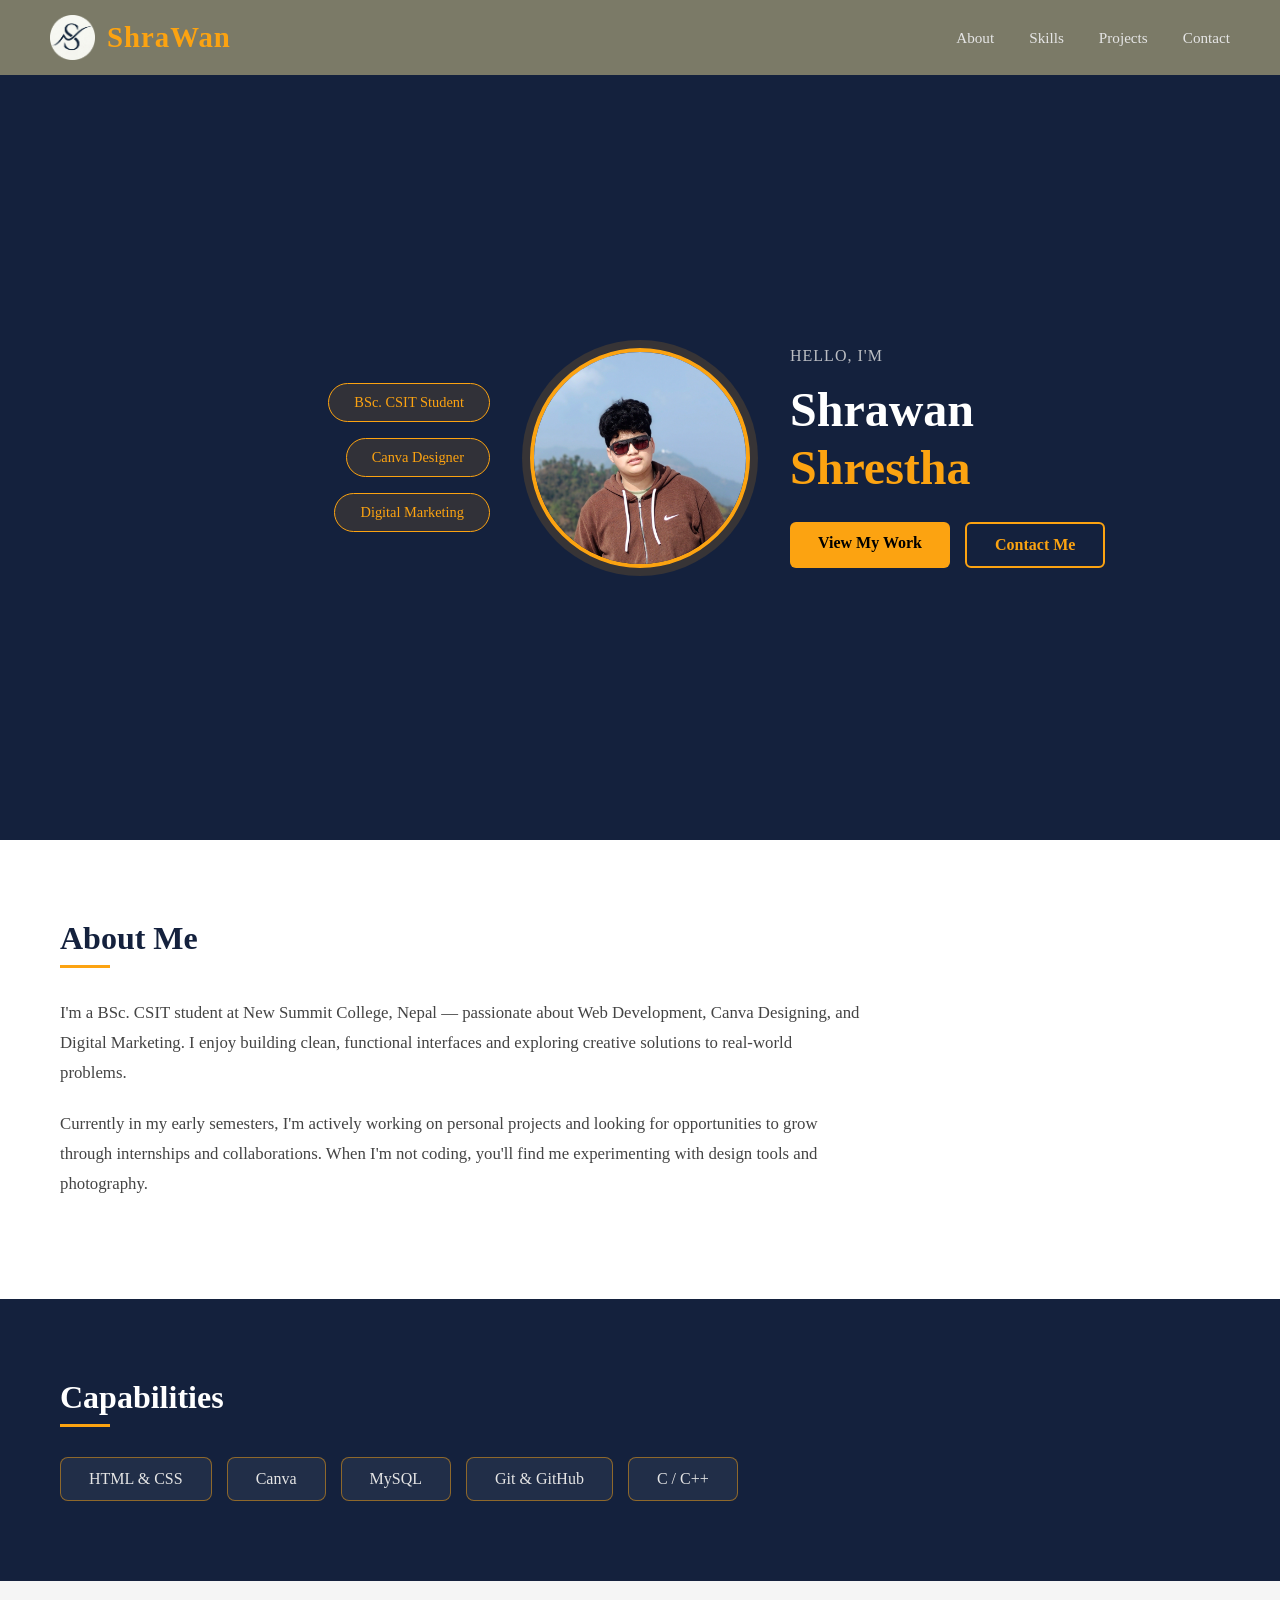
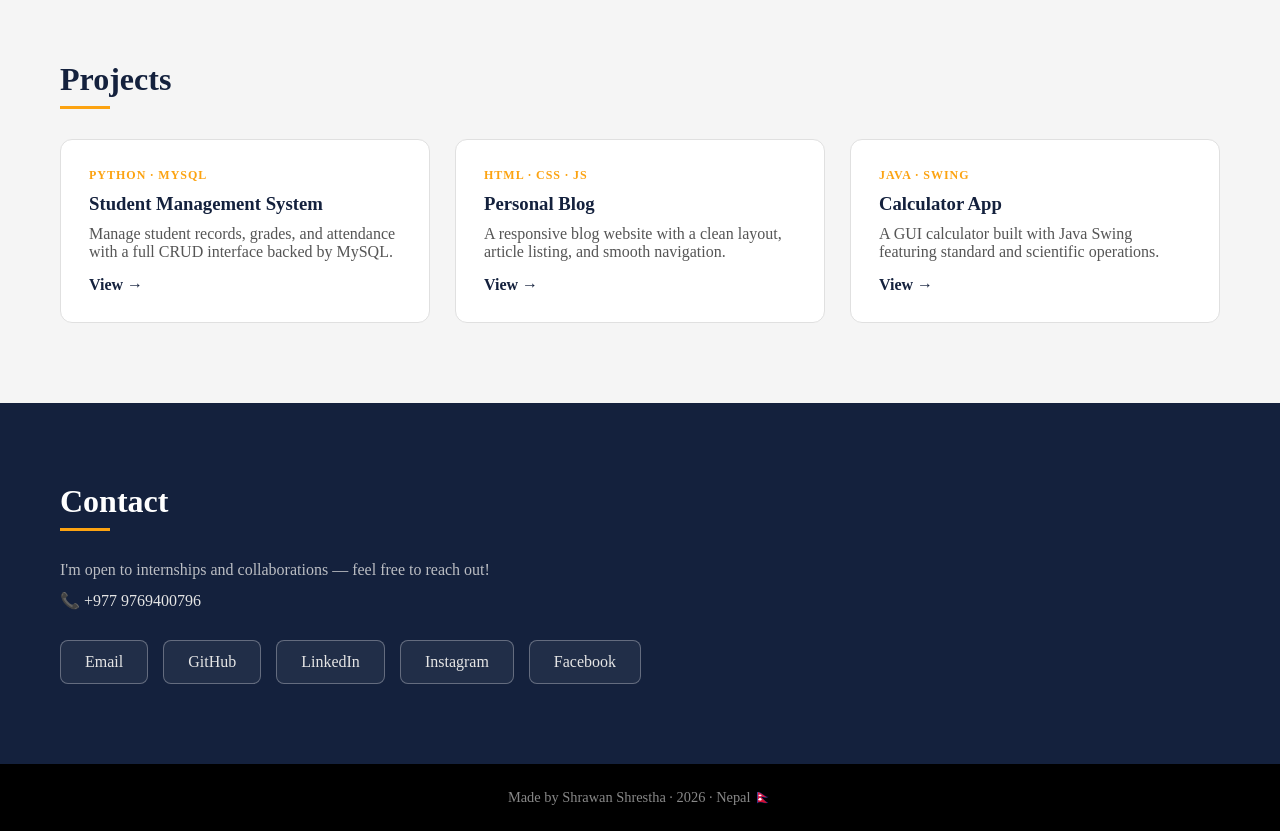
<file: index.html>
<!DOCTYPE html>
<html lang="en">
<head>
    <meta charset="UTF-8">
    <meta name="viewport" content="width=device-width, initial-scale=1.0">
    <title>Shrawan Shrestha | Portfolio</title>

    <!-- CSS -->
    <link rel="stylesheet" href="style.css">

    <!-- Favicon -->
    <link rel="icon" type="image/png" href="icon.png">
</head>

<body>

    <!-- ================= NAVBAR ================= -->

    <nav>

        <div class="nav-left">
            <img src="icon.png" alt="Logo" class="icon-img">

            <div class="logo">
                ShraWan
            </div>
        </div>

        <ul class="nav-links">
            <li><a href="#about">About</a></li>

            <li><a href="#skills">Skills</a></li>

            <li><a href="#projects">Projects</a></li>

            <li><a href="#contact">Contact</a></li>
        </ul>

    </nav>

    <!-- ================= HERO ================= -->

    <section class="hero-wrapper">

        <!-- Left -->

        <div class="hero-left">

            <div class="role-badge">
                BSc. CSIT Student
            </div>

            <div class="role-badge">
                Canva Designer
            </div>

            <div class="role-badge">
                Digital Marketing
            </div>

        </div>

        <!-- Center -->

        <div class="hero-center">

            <img
                src="pp.jpg"
                alt="Shrawan Shrestha"
                class="profile-img"
            >

        </div>

        <!-- Right -->

        <div class="hero-right">

            <p class="hero-greeting">
                Hello, I'm
            </p>

            <h1 class="hero-name">
                Shrawan
                <br>
                <span>Shrestha</span>
            </h1>

            <div class="hero-btns">

                <a href="#projects" class="btn">
                    View My Work
                </a>

                <a href="#contact" class="btn outline">
                    Contact Me
                </a>

            </div>

        </div>

    </section>

    <!-- ================= ABOUT ================= -->

    <section id="about" class="section-about">

        <div class="container">

            <h2>
                About Me
            </h2>

            <div class="about-inner">

                <p>
                    I'm a BSc. CSIT student at New Summit College, Nepal —
                    passionate about Web Development, Canva Designing,
                    and Digital Marketing.

                    I enjoy building clean, functional interfaces and
                    exploring creative solutions to real-world problems.
                </p>

                <p>
                    Currently in my early semesters, I'm actively working
                    on personal projects and looking for opportunities
                    to grow through internships and collaborations.

                    When I'm not coding, you'll find me experimenting
                    with design tools and photography.
                </p>

            </div>

        </div>

    </section>

    <!-- ================= SKILLS ================= -->

    <section id="skills" class="section-dark">

        <div class="container">

            <h2>
                Capabilities
            </h2>

            <div class="skills-grid">

                <div class="skill">
                    HTML &amp; CSS
                </div>

                <div class="skill">
                    Canva
                </div>

                <div class="skill">
                    MySQL
                </div>

                <div class="skill">
                    Git &amp; GitHub
                </div>

                <div class="skill">
                    C / C++
                </div>

            </div>

        </div>

    </section>

    <!-- ================= PROJECTS ================= -->

    <section id="projects" class="section-light">

        <div class="container">

            <h2>
                Projects
            </h2>

            <div class="projects-grid">

                <!-- Project 1 -->

                <div class="card">

                    <div class="card-tag">
                        Python · MySQL
                    </div>

                    <h3>
                        Student Management System
                    </h3>

                    <p>
                        Manage student records, grades,
                        and attendance with a full CRUD
                        interface backed by MySQL.
                    </p>

                    <a href="#" class="card-link">
                        View →
                    </a>

                </div>

                <!-- Project 2 -->

                <div class="card">

                    <div class="card-tag">
                        HTML · CSS · JS
                    </div>

                    <h3>
                        Personal Blog
                    </h3>

                    <p>
                        A responsive blog website with
                        a clean layout, article listing,
                        and smooth navigation.
                    </p>

                    <a
                        href="https://blog-2oi3enkfq-shrawankumarshrestha9-5724s-projects.vercel.app/"
                        target="_blank"
                        rel="noopener"
                        class="card-link"
                    >
                        View →
                    </a>

                </div>

                <!-- Project 3 -->

                <div class="card">

                    <div class="card-tag">
                        Java · Swing
                    </div>

                    <h3>
                        Calculator App
                    </h3>

                    <p>
                        A GUI calculator built with Java Swing
                        featuring standard and scientific
                        operations.
                    </p>

                    <a href="#" class="card-link">
                        View →
                    </a>

                </div>

            </div>

        </div>

    </section>

    <!-- ================= CONTACT ================= -->

    <section id="contact" class="section-dark">

        <div class="container">

            <h2>
                Contact
            </h2>

            <p class="contact-sub">
                I'm open to internships and collaborations —
                feel free to reach out!
            </p>

            <p class="contact-phone">
                📞 +977 9769400796
            </p>

            <div class="contact-links">

                <a
                    href="mailto:snirajan098@gmail.com"
                    class="contact-btn"
                >
                    Email
                </a>

                <a
                    href="https://github.com/shrawankumarshrestha9-max"
                    target="_blank"
                    rel="noopener"
                    class="contact-btn"
                >
                    GitHub
                </a>

                <a
                    href="https://www.linkedin.com/in/shra-wan-59120b394/"
                    target="_blank"
                    rel="noopener"
                    class="contact-btn"
                >
                    LinkedIn
                </a>

                <a
                    href="https://www.instagram.com/shra__wan__/"
                    target="_blank"
                    rel="noopener"
                    class="contact-btn"
                >
                    Instagram
                </a>

                <a
                    href="https://www.facebook.com/Shra.Wan02"
                    target="_blank"
                    rel="noopener"
                    class="contact-btn"
                >
                    Facebook
                </a>

            </div>

        </div>

    </section>

    <!-- ================= FOOTER ================= -->

    <footer>

        <p>
            Made by Shrawan Shrestha · 2026 · Nepal 🇳🇵
        </p>

    </footer>

</body>
</html>
</file>
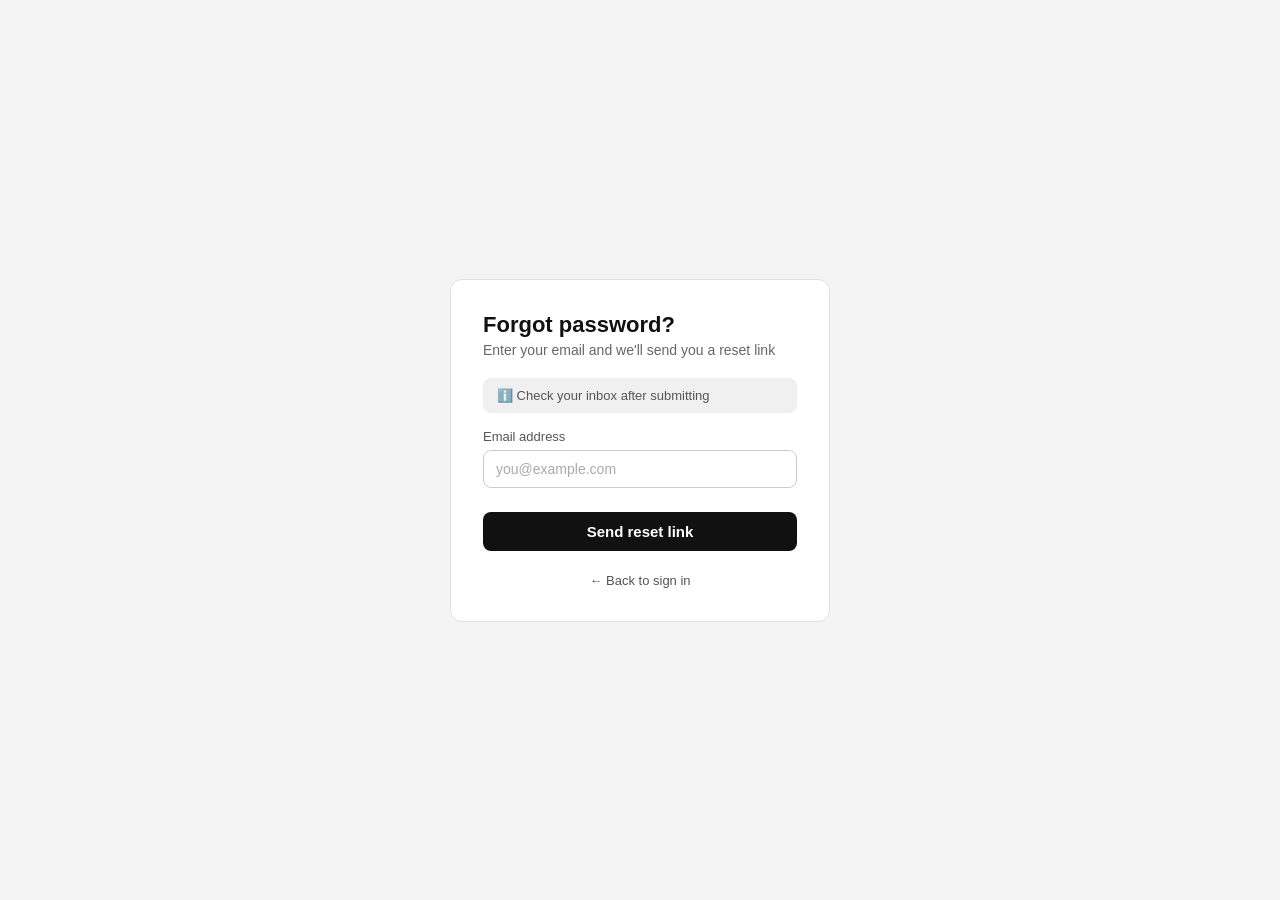
<file: forget.html>
<!DOCTYPE html>
<html lang="en">
<head>
  <meta charset="UTF-8">
  <meta name="viewport" content="width=device-width, initial-scale=1.0">
  <title>Forgot Password</title>
  <style>
    * { margin: 0; padding: 0; box-sizing: border-box; }
    body {
      font-family: Arial, sans-serif;
      background-color: #f4f4f4;
      display: flex;
      justify-content: center;
      align-items: center;
      min-height: 100vh;
    }
    .card {
      background: #ffffff;
      border: 1px solid #e0e0e0;
      border-radius: 12px;
      padding: 2rem;
      width: 100%;
      max-width: 380px;
    }
    .card h1 { font-size: 22px; font-weight: 600; color: #111; margin-bottom: 4px; }
    .card p.sub { font-size: 14px; color: #666; margin-bottom: 1.25rem; }
    .info-box {
      background: #f0f0f0;
      border-radius: 8px;
      padding: 10px 14px;
      font-size: 13px;
      color: #555;
      margin-bottom: 1rem;
    }
    .field { margin-bottom: 1rem; }
    .field label { display: block; font-size: 13px; font-weight: 500; color: #555; margin-bottom: 6px; }
    .field input {
      width: 100%; padding: 10px 12px; font-size: 14px;
      border: 1px solid #ccc; border-radius: 8px;
      outline: none; color: #111;
    }
    .field input:focus { border-color: #555; }
    .field input::placeholder { color: #aaa; }
    .btn {
      width: 100%; padding: 11px; font-size: 15px; font-weight: 600;
      background: #111; color: #fff; border: none;
      border-radius: 8px; cursor: pointer; margin-top: 0.5rem;
    }
    .btn:hover { background: #333; }
    .center-link { text-align: center; margin-top: 1.25rem; }
    .center-link a { font-size: 13px; color: #555; text-decoration: none; }
    .center-link a:hover { color: #111; text-decoration: underline; }
  </style>
</head>
<body>
  <div class="card">
    <h1>Forgot password?</h1>
    <p class="sub">Enter your email and we'll send you a reset link</p>
    <div class="info-box">
      ℹ️ Check your inbox after submitting
    </div>
    <div class="field">
      <label for="email">Email address</label>
      <input type="email" id="email" placeholder="you@example.com">
    </div>
    <button class="btn">Send reset link</button>
    <div class="center-link">
      <a href="login.html">← Back to sign in</a>
    </div>
  </div>
</body>
</html>
</file>
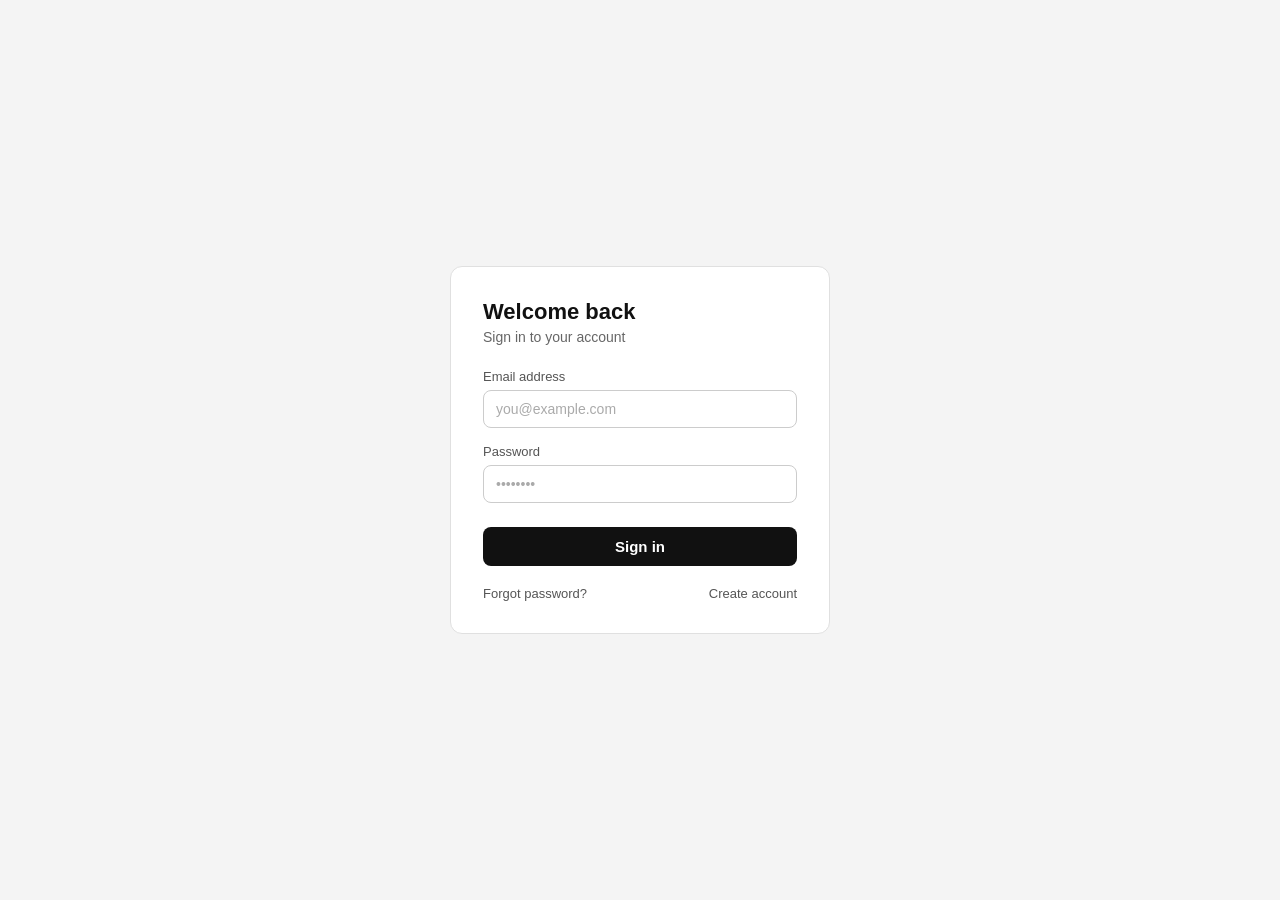
<file: login.html>
<!DOCTYPE html>
<html lang="en">
<head>
  <meta charset="UTF-8">
  <meta name="viewport" content="width=device-width, initial-scale=1.0">
  <title>Login</title>
  <style>
    * { margin: 0; padding: 0; box-sizing: border-box; }
    body {
      font-family: Arial, sans-serif;
      background-color: #f4f4f4;
      display: flex;
      justify-content: center;
      align-items: center;
      min-height: 100vh;
    }
    .card {
      background: #ffffff;
      border: 1px solid #e0e0e0;
      border-radius: 12px;
      padding: 2rem;
      width: 100%;
      max-width: 380px;
    }
    .card h1 { font-size: 22px; font-weight: 600; color: #111; margin-bottom: 4px; }
    .card p.sub { font-size: 14px; color: #666; margin-bottom: 1.5rem; }
    .field { margin-bottom: 1rem; }
    .field label { display: block; font-size: 13px; font-weight: 500; color: #555; margin-bottom: 6px; }
    .field input {
      width: 100%; padding: 10px 12px; font-size: 14px;
      border: 1px solid #ccc; border-radius: 8px;
      outline: none; color: #111;
    }
    .field input:focus { border-color: #555; }
    .field input::placeholder { color: #aaa; }
    .btn {
      width: 100%; padding: 11px; font-size: 15px; font-weight: 600;
      background: #111; color: #fff; border: none;
      border-radius: 8px; cursor: pointer; margin-top: 0.5rem;
    }
    .btn:hover { background: #333; }
    .links-row { display: flex; justify-content: space-between; margin-top: 1.25rem; }
    .links-row a { font-size: 13px; color: #555; text-decoration: none; }
    .links-row a:hover { color: #111; text-decoration: underline; }
  </style>
</head>
<body>
  <div class="card">
    <h1>Welcome back</h1>
    <p class="sub">Sign in to your account</p>
    <div class="field">
      <label for="email">Email address</label>
      <input type="email" id="email" placeholder="you@example.com">
    </div>
    <div class="field">
      <label for="password">Password</label>
      <input type="password" id="password" placeholder="••••••••">
    </div>
    <button class="btn">Sign in</button>
    <div class="links-row">
      <a href="forgot-password.html">Forgot password?</a>
      <a href="register.    html">Create account</a>
    </div>
  </div>
</body>
</html>
</file>
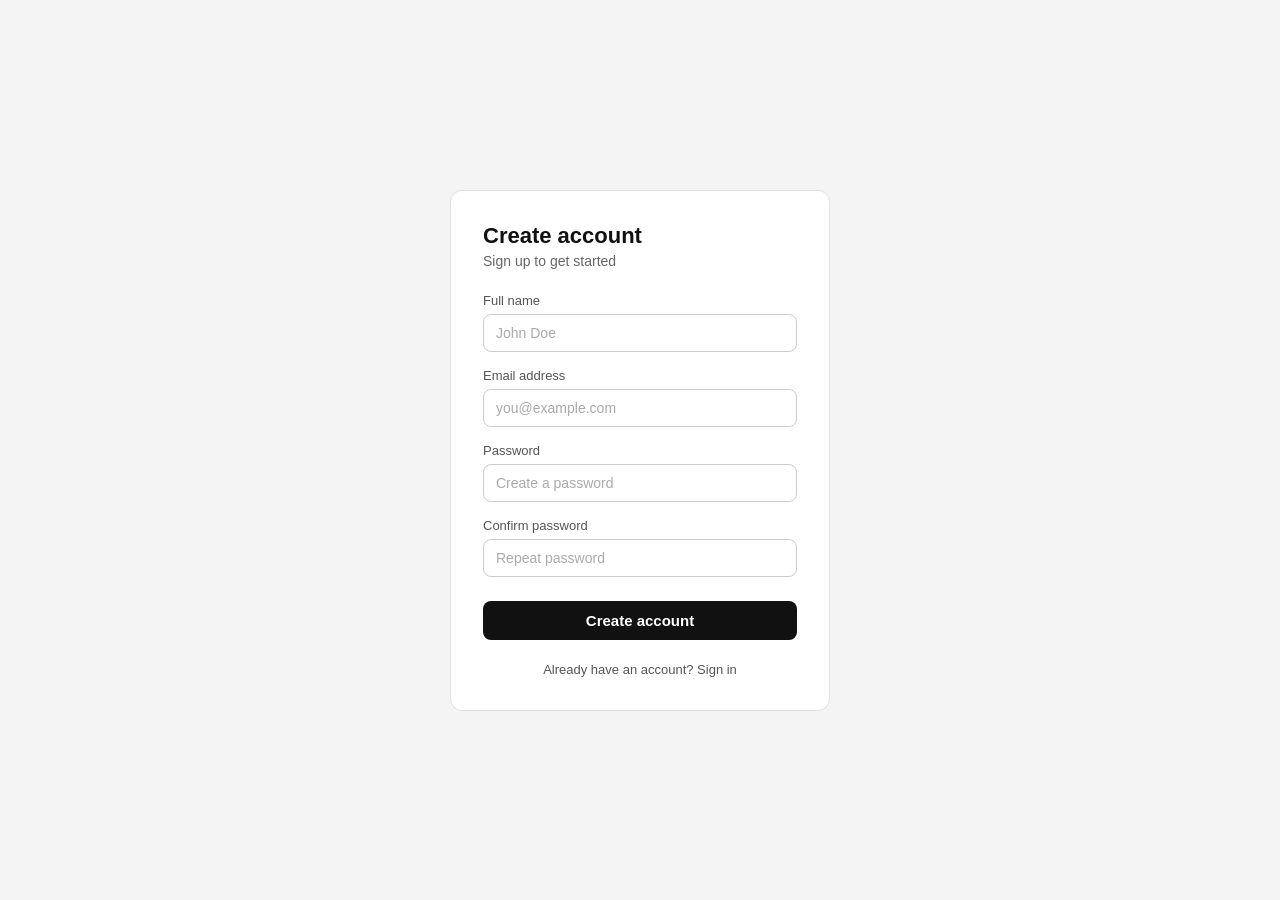
<file: register.html>
<!DOCTYPE html>
<html lang="en">
<head>
  <meta charset="UTF-8">
  <meta name="viewport" content="width=device-width, initial-scale=1.0">
  <title>Create Account</title>
  <style>
    * { margin: 0; padding: 0; box-sizing: border-box; }
    body {
      font-family: Arial, sans-serif;
      background-color: #f4f4f4;
      display: flex;
      justify-content: center;
      align-items: center;
      min-height: 100vh;
    }
    .card {
      background: #ffffff;
      border: 1px solid #e0e0e0;
      border-radius: 12px;
      padding: 2rem;
      width: 100%;
      max-width: 380px;
    }
    .card h1 { font-size: 22px; font-weight: 600; color: #111; margin-bottom: 4px; }
    .card p.sub { font-size: 14px; color: #666; margin-bottom: 1.5rem; }
    .field { margin-bottom: 1rem; }
    .field label { display: block; font-size: 13px; font-weight: 500; color: #555; margin-bottom: 6px; }
    .field input {
      width: 100%; padding: 10px 12px; font-size: 14px;
      border: 1px solid #ccc; border-radius: 8px;
      outline: none; color: #111;
    }
    .field input:focus { border-color: #555; }
    .field input::placeholder { color: #aaa; }
    .btn {
      width: 100%; padding: 11px; font-size: 15px; font-weight: 600;
      background: #111; color: #fff; border: none;
      border-radius: 8px; cursor: pointer; margin-top: 0.5rem;
    }
    .btn:hover { background: #333; }
    .center-link { text-align: center; margin-top: 1.25rem; }
    .center-link a { font-size: 13px; color: #555; text-decoration: none; }
    .center-link a:hover { color: #111; text-decoration: underline; }

    /* Success message box */
    .success-box {
      display: none;
      background: #e6f9ee;
      border: 1px solid #4caf50;
      border-radius: 8px;
      padding: 14px 16px;
      margin-bottom: 1rem;
      text-align: center;
    }
    .success-box .tick {
      font-size: 32px;
      margin-bottom: 6px;
    }
    .success-box h2 {
      font-size: 16px;
      font-weight: 600;
      color: #2e7d32;
      margin-bottom: 4px;
    }
    .success-box p {
      font-size: 13px;
      color: #388e3c;
    }
    .success-box .countdown {
      font-size: 12px;
      color: #555;
      margin-top: 8px;
    }

    /* Error message */
    .error-box {
      display: none;
      background: #fff0f0;
      border: 1px solid #e57373;
      border-radius: 8px;
      padding: 10px 14px;
      font-size: 13px;
      color: #c62828;
      margin-bottom: 1rem;
    }
  </style>
</head>
<body>
  <div class="card">
    <h1>Create account</h1>
    <p class="sub">Sign up to get started</p>

    <!-- Success message (hidden by default) -->
    <div class="success-box" id="successBox">
      <div class="tick">✅</div>
      <h2>Account created!</h2>
      <p>Your account has been successfully created.</p>
      <div class="countdown" id="countdown">Redirecting to login in 3 seconds...</div>
    </div>

    <!-- Error message (hidden by default) -->
    <div class="error-box" id="errorBox"></div>

    <!-- Form fields -->
    <div id="formFields">
      <div class="field">
        <label for="name">Full name</label>
        <input type="text" id="name" placeholder="John Doe">
      </div>
      <div class="field">
        <label for="email">Email address</label>
        <input type="email" id="email" placeholder="you@example.com">
      </div>
      <div class="field">
        <label for="password">Password</label>
        <input type="password" id="password" placeholder="Create a password">
      </div>
      <div class="field">
        <label for="confirm">Confirm password</label>
        <input type="password" id="confirm" placeholder="Repeat password">
      </div>
      <button class="btn" onclick="createAccount()">Create account</button>
      <div class="center-link">
        <a href="login.html">Already have an account? Sign in</a>
      </div>
    </div>
  </div>

  <script>
    function createAccount() {
      var name     = document.getElementById('name').value.trim();
      var email    = document.getElementById('email').value.trim();
      var password = document.getElementById('password').value;
      var confirm  = document.getElementById('confirm').value;
      var errorBox = document.getElementById('errorBox');

      // Hide any previous error
      errorBox.style.display = 'none';
      errorBox.textContent   = '';

      // Validation checks
      if (!name) {
        showError('Please enter your full name.');
        return;
      }
      if (!email || !email.includes('@')) {
        showError('Please enter a valid email address.');
        return;
      }
      if (password.length < 6) {
        showError('Password must be at least 6 characters.');
        return;
      }
      if (password !== confirm) {
        showError('Passwords do not match. Please try again.');
        return;
      }

      // All good — hide form, show success
      document.getElementById('formFields').style.display = 'none';
      document.getElementById('successBox').style.display = 'block';

      // Countdown and redirect
      var seconds = 3;
      var countdownEl = document.getElementById('countdown');
      var timer = setInterval(function () {
        seconds--;
        countdownEl.textContent = 'Redirecting to login in ' + seconds + ' second' + (seconds !== 1 ? 's' : '') + '...';
        if (seconds <= 0) {
          clearInterval(timer);
          window.location.href = 'login.html';
        }
      }, 1000);
    }

    function showError(msg) {
      var errorBox = document.getElementById('errorBox');
      errorBox.textContent   = '⚠️ ' + msg;
      errorBox.style.display = 'block';
    }
  </script>
</body>
</html>
</file>
<file: style.css>
/* ==========================
   RESET
========================== */

*{
    margin:0;
    padding:0;
    box-sizing:border-box;
}

html, body {
    width: 100%;
    max-width: 100%;
    overflow-x: hidden;
    margin: 0;
    padding: 0;
}

a{
    text-decoration:none;
}

img{
    max-width:100%;
    display:block;
}

/* ==========================
   COLOR PALETTE
========================== */
/*
Black      : #000000
Navy       : #14213D
Amber      : #FCA311
Light Gray : #E5E5E5
White      : #FFFFFF
*/

/* ==========================
   CONTAINER
========================== */

.container{
    width:min(1200px, 100%);
    margin:auto;
    padding-inline:20px;
}

/* ==========================
   NAVBAR
========================== */

nav{
    display:flex;
    justify-content:space-between;
    align-items:center;
    padding:15px 50px;
    background:rgb(123, 122, 103);
    position:sticky;
    top:0;
    z-index:1000;
}

.nav-left{
    display:flex;
    align-items:center;
    gap:12px;
}

.icon-img{
    width:45px;
    height:45px;
    border-radius:8px;
    object-fit:cover;
}

.logo{
    color:#FCA311;
    font-size:1.8rem;
    font-weight:700;
    font-family:'Times New Roman', Times, serif;
    letter-spacing:1px;
}

.nav-links{
    display:flex;
    list-style:none;
    gap:35px;
}

.nav-links a{
    color:#E5E5E5;
    font-size:0.95rem;
    font-weight:500;
    transition:0.3s;
}

.nav-links a:hover{
    color:#FCA311;
}

/* ==========================
   HERO SECTION
========================== */

.hero-wrapper{
    display:grid;
    grid-template-columns:1fr auto 1fr;
    align-items:center;
    width:100%;          /* ← add this */
    gap:40px;
    min-height:85vh;
    background:#14213D;
    padding:80px 60px;
    box-sizing:border-box; /* ← add this */
}

.hero-left{
    display:flex;
    flex-direction:column;
    gap:16px;
    align-items:flex-end;
}

.role-badge{
    background:rgba(252,163,17,0.12);
    border:1.5px solid #FCA311;
    color:#FCA311;
    border-radius:999px;
    padding:10px 25px;
    font-size:0.9rem;
    font-weight:500;
    transition:0.3s;
}

.role-badge:hover{
    background:rgba(252,163,17,0.22);
}

.hero-center{
    display:flex;
    justify-content:center;
    align-items:center;
}

.profile-img{
    width:100%;
    max-width:220px;
    aspect-ratio:1;
    object-fit:cover;
    border-radius:50%;
    border:4px solid #FCA311;
    box-shadow:0 0 0 8px rgba(252,163,17,0.15);
}

.hero-right{
    display:flex;
    flex-direction:column;
    gap:16px;
    align-items:flex-start;
}

.hero-greeting{
    color:#E5E5E5;
    opacity:0.8;
    letter-spacing:1px;
    text-transform:uppercase;
}

.hero-name{
    font-size:3rem;
    line-height:1.2;
    color:#FFFFFF;
}

.hero-name span{
    color:#FCA311;
}

.hero-btns{
    display:flex;
    gap:15px;
    flex-wrap:wrap;
    margin-top:10px;
}

/* ==========================
   BUTTONS
========================== */

.btn{
    display:inline-block;
    padding:12px 28px;
    background:#FCA311;
    color:#000000;
    border-radius:6px;
    font-weight:700;
    transition:0.3s;
}

.btn:hover{
    background:#e8950b;
    transform:translateY(-2px);
}

.btn.outline{
    background:transparent;
    color:#FCA311;
    border:2px solid #FCA311;
}

.btn.outline:hover{
    background:#FCA311;
    color:#000000;
}

/* ==========================
   SECTION TITLES
========================== */

.section-about h2,
.section-light h2,
.section-dark h2{
    font-size:2rem;
    margin-bottom:30px;
    position:relative;
    display:inline-block;
}

.section-about h2,
.section-light h2{
    color:#14213D;
}

.section-dark h2{
    color:#FFFFFF;
}

.section-about h2::after,
.section-light h2::after,
.section-dark h2::after{
    content:'';
    display:block;
    width:50px;
    height:3px;
    background:#FCA311;
    margin-top:8px;
}

/* ==========================
   ABOUT
========================== */

.section-about{
    padding:80px 0;
}

.about-inner{
    max-width:800px;
}

.about-inner p{
    margin-bottom:20px;
    color:#444444;
    font-size:1.05rem;
    line-height:1.8;
}

/* ==========================
   SKILLS
========================== */

.section-dark{
    background:#14213D;
    padding:80px 0;
}

.skills-grid{
    display:flex;
    flex-wrap:wrap;
    gap:15px;
}

.skill{
    padding:12px 28px;
    border-radius:8px;
    border:1.5px solid rgba(252,163,17,0.5);
    color:#E5E5E5;
    background:rgba(255,255,255,0.06);
    transition:0.3s;
}

.skill:hover{
    color:#FCA311;
    border-color:#FCA311;
    background:rgba(252,163,17,0.12);
}

/* ==========================
   PROJECTS
========================== */

.section-light{
    background:#F5F5F5;
    padding:80px 0;
}

.projects-grid{
    display:grid;
    grid-template-columns:repeat(auto-fit,minmax(280px,1fr));
    gap:25px;
}

.card{
    background:#FFFFFF;
    border-radius:12px;
    padding:28px;
    border:1px solid #E0E0E0;
    transition:0.3s;
}

.card:hover{
    transform:translateY(-5px);
    border-color:#FCA311;
    box-shadow:0 8px 24px rgba(20,33,61,0.1);
}

.card-tag{
    color:#FCA311;
    font-size:0.75rem;
    font-weight:600;
    text-transform:uppercase;
    letter-spacing:1px;
    margin-bottom:10px;
}

.card h3{
    margin-bottom:10px;
    color:#14213D;
}

.card p{
    color:#555555;
    margin-bottom:15px;
}

.card-link{
    color:#14213D;
    font-weight:600;
    transition:0.3s;
}

.card-link:hover{
    color:#FCA311;
}

/* ==========================
   CONTACT
========================== */

.contact-sub{
    color:#E5E5E5;
    opacity:0.8;
    margin-bottom:12px;
}

.contact-phone{
    color:#E5E5E5;
    margin-bottom:30px;
}

.contact-links{
    display:flex;
    flex-wrap:wrap;
    gap:15px;
}

.contact-btn{
    padding:12px 24px;
    border-radius:8px;
    color:#E5E5E5;
    border:1.5px solid rgba(255,255,255,0.3);
    background:rgba(255,255,255,0.06);
    transition:0.3s;
}

.contact-btn:hover{
    color:#FCA311;
    border-color:#FCA311;
    background:rgba(252,163,17,0.1);
}

/* ==========================
   FOOTER
========================== */

footer{
    text-align:center;
    padding:25px;
    background:#000000;
    color:#888888;
    font-size:0.9rem;
}

/* ==========================
   LARGE DESKTOPS
========================== */

@media (min-width:1400px){

    .hero-wrapper{
        max-width:1400px;
        margin:auto;
    }

    .hero-name{
        font-size:3.8rem;
    }

    .profile-img{
        max-width:280px;
    }
}

/* ==========================
   LAPTOPS
========================== */

@media (max-width:1024px){

    nav{
        padding:15px 30px;
    }

    .nav-links{
        gap:20px;
    }

    .hero-wrapper{
        padding:60px 40px;
        gap:30px;
    }

    .hero-name{
        font-size:2.5rem;
    }

    .profile-img{
        max-width:190px;
    }
}

/* ==========================
   TABLETS
========================== */

@media (max-width:768px){

    nav{
        flex-direction:column;
        padding:15px 20px;
        gap:10px;
    }

    .nav-links{
        flex-wrap:wrap;
        justify-content:center;
        gap:15px;
    }

    .hero-wrapper{
        grid-template-columns:1fr;
        text-align:center;
        padding:50px 20px;
        gap:30px;
    }

    .hero-left{
        order:2;
        flex-direction:row;
        flex-wrap:wrap;
        justify-content:center;
        align-items:center;
    }

    .hero-center{
        order:1;
    }

    .hero-right{
        order:3;
        align-items:center;
    }

    .hero-name{
        font-size:2.2rem;
    }

    .projects-grid{
        grid-template-columns:repeat(2,1fr);
    }

    .section-about,
    .section-dark,
    .section-light{
        padding:60px 0;
    }
}

/* ==========================
   MOBILE PHONES
========================== */

@media (max-width:480px){

    .logo{
        font-size:1.4rem;
    }

    .nav-links{
        gap:12px;
        font-size:0.85rem;
    }

    .hero-name{
        font-size:1.8rem;
    }

    .hero-greeting{
        font-size:0.85rem;
    }

    .profile-img{
        max-width:150px;
    }

    .hero-btns{
        flex-direction:column;
        width:100%;
    }

    .btn{
        width:100%;
        text-align:center;
    }

    .role-badge{
        font-size:0.8rem;
        padding:8px 16px;
    }

    .projects-grid{
        grid-template-columns:1fr;
    }

    .contact-links{
        flex-direction:column;
    }

    .contact-btn{
        width:100%;
        text-align:center;
    }

    footer{
        font-size:0.75rem;
    }
}

/* ==========================
   EXTRA SMALL DEVICES
========================== */

@media (max-width:320px){

    nav{
        padding:10px;
    }

    .hero-wrapper{
        padding:40px 15px;
    }

    .hero-name{
        font-size:1.5rem;
    }

    .btn{
        font-size:0.8rem;
        padding:10px;
    }

    .role-badge{
        font-size:0.75rem;
    }
}
</file>
